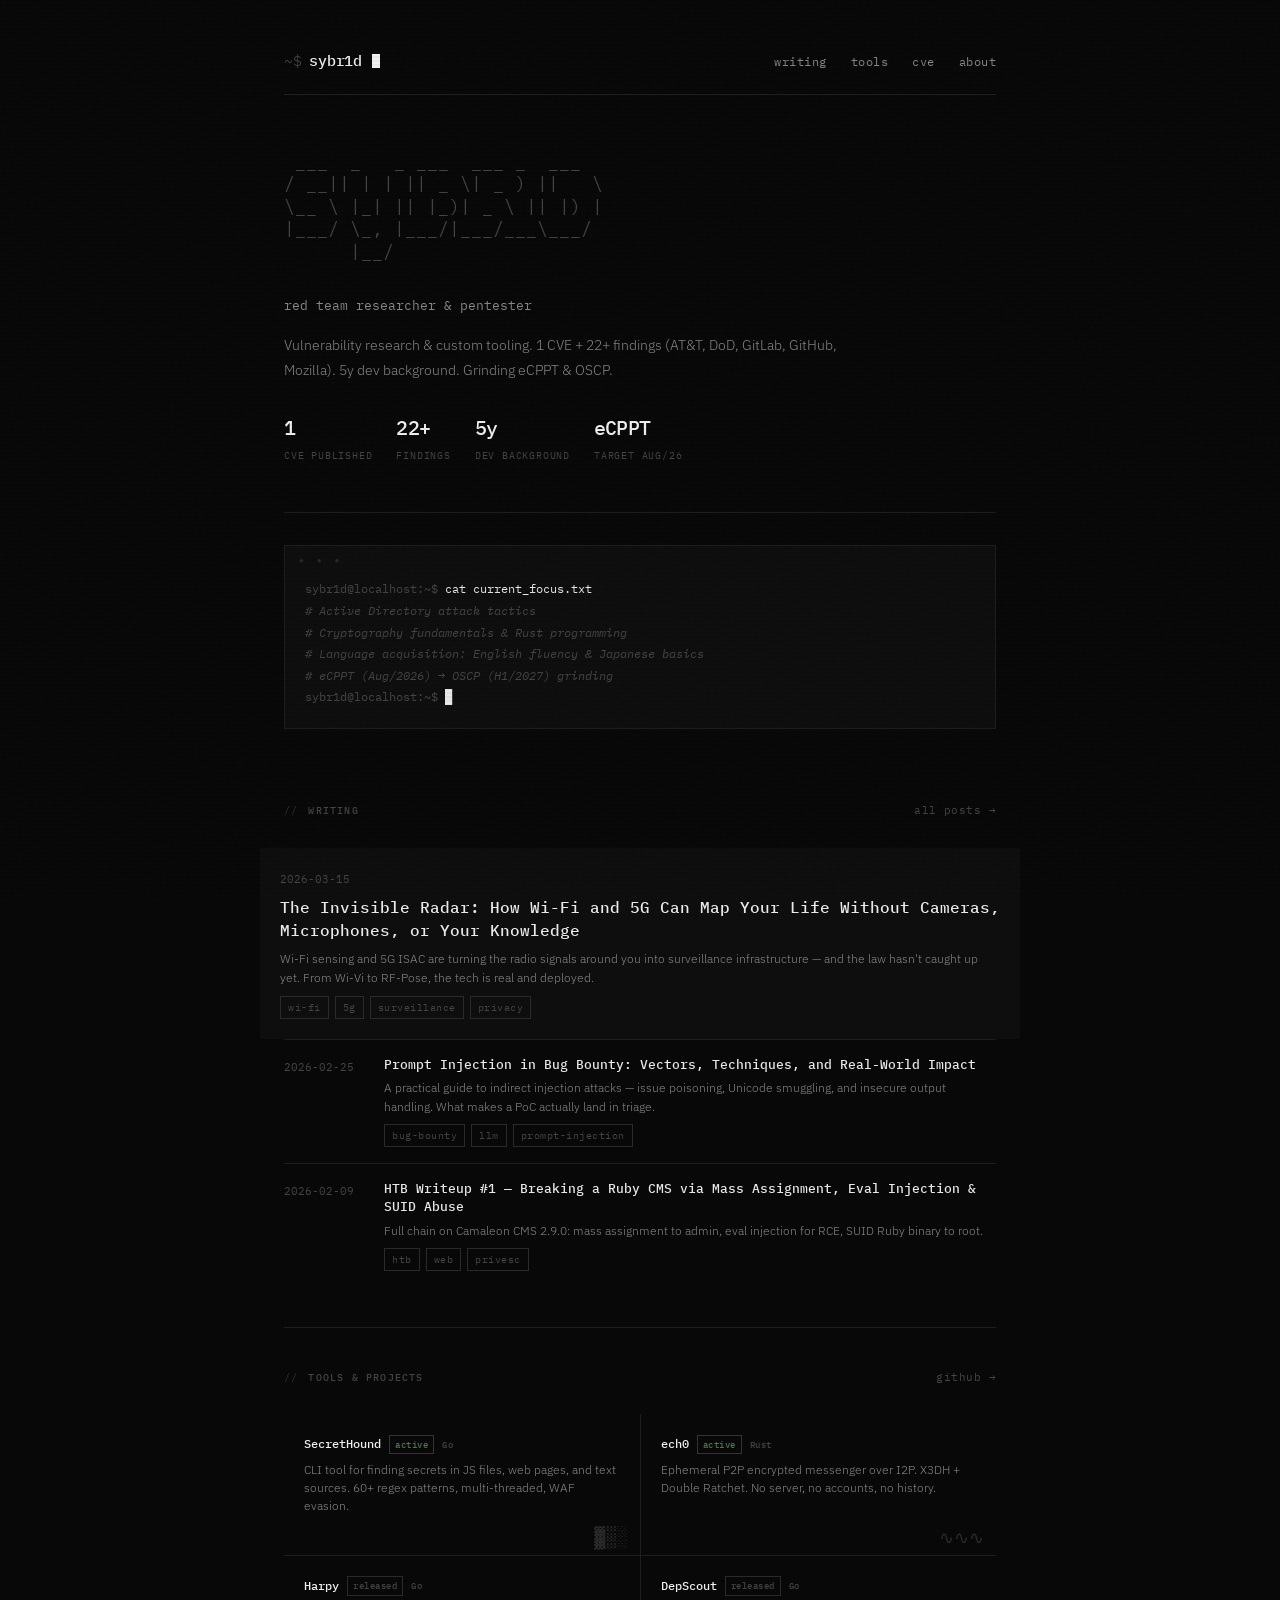
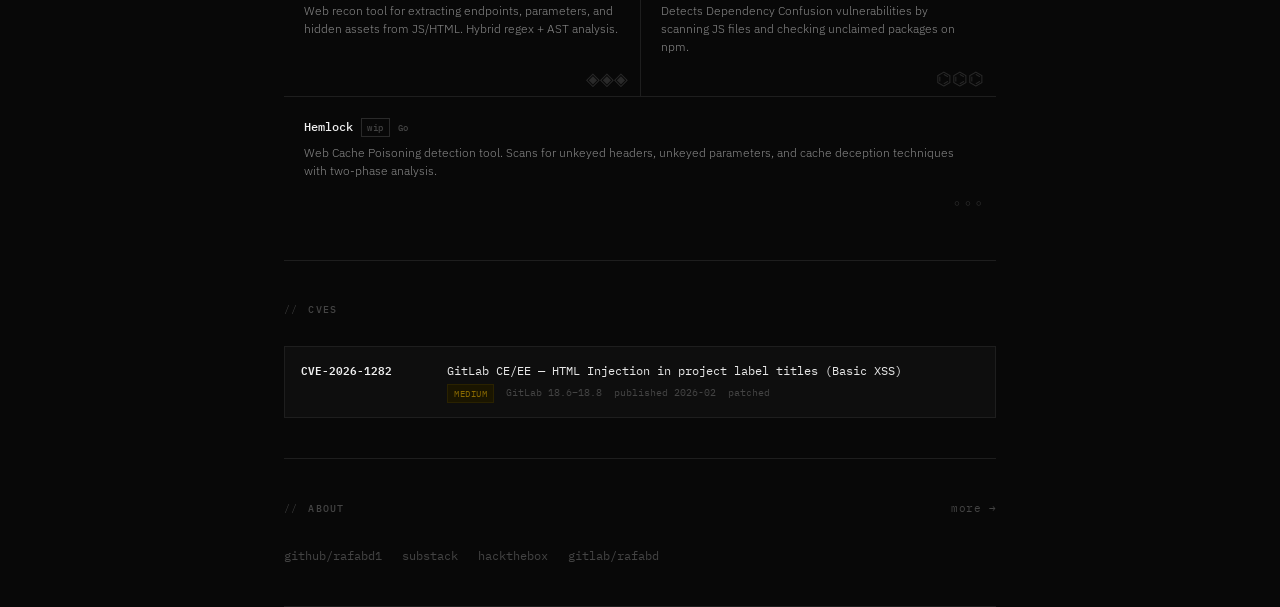
<file: index.html>
<!DOCTYPE html>
<html lang="en">
<head>
<meta charset="UTF-8">
<meta name="viewport" content="width=device-width, initial-scale=1.0">
<title>sybr1d (rafabd1)</title>
<meta name="description" content="Red team researcher & pentester. Vulnerability research, tooling, tradecraft.">
<link rel="preconnect" href="https://fonts.googleapis.com">
<link href="https://fonts.googleapis.com/css2?family=IBM+Plex+Mono:ital,wght@0,300;0,400;0,500;0,600;1,300;1,400&family=IBM+Plex+Sans:wght@300;400&display=swap" rel="stylesheet">
<link rel="stylesheet" href="style.css">
</head>
<body>

<div class="scroll-line" id="scrollLine"></div>

<div class="site-wrapper">

  <header>
    <div class="header-top">
      <a href="index.html" class="logo">
        <span class="logo-prompt">~$</span> sybr1d<span class="logo-cursor"></span>
      </a>
      <nav>
        <a href="writing.html">writing</a>
        <a href="#tools">tools</a>
        <a href="#cve">cve</a>
        <a href="about.html">about</a>
      </nav>
    </div>
  </header>

  <div class="hero" id="home">
    <div class="hero-ascii"> ___  _   _ ___  ___ _  ___
/ __|| | | || _ \| _ ) ||   \
\__ \ |_| || |_)| _ \ || |) |
|___/ \_, |___/|___/___\___/
      |__/                  </div>

    <div class="hero-title">
      red team researcher &amp; pentester
    </div>

    <div class="hero-desc">
      Vulnerability research &amp; custom tooling.
      1 CVE + 22+ findings (AT&amp;T, DoD, GitLab, GitHub, Mozilla).
      5y dev background. Grinding eCPPT &amp; OSCP.
    </div>

    <div class="hero-meta">
      <div class="hero-stat">
        <span class="hero-stat-val">1</span>
        <span class="hero-stat-label">CVE published</span>
      </div>
      <div class="hero-stat">
        <span class="hero-stat-val">22+</span>
        <span class="hero-stat-label">findings</span>
      </div>
      <div class="hero-stat">
        <span class="hero-stat-val">5y</span>
        <span class="hero-stat-label">dev background</span>
      </div>
      <div class="hero-stat">
        <span class="hero-stat-val">eCPPT</span>
        <span class="hero-stat-label">target aug/26</span>
      </div>
    </div>
  </div>

  <div class="terminal">
    <div class="terminal-body">
      <div><span class="prompt">sybr1d@localhost:~$</span> <span class="cmd">cat current_focus.txt</span></div>
      <div class="output comment"># Active Directory attack tactics</div>
      <div class="output comment"># Cryptography fundamentals &amp; Rust programming</div>
      <div class="output comment"># Language acquisition: English fluency &amp; Japanese basics</div>
      <div class="output comment"># eCPPT (Aug/2026) → OSCP (H1/2027) grinding</div>
      <div><span class="prompt">sybr1d@localhost:~$</span> <span class="cmd">█</span></div>
    </div>
  </div>

  <section id="writing">
    <div class="section-header">
      <span class="section-title">writing</span>
      <a href="writing.html" class="section-link">all posts →</a>
    </div>

  <div class="post-list">

      <a href="https://rafabd1.substack.com/p/the-invisible-radar-how-wi-fi-and" target="_blank" rel="noopener" class="post-item featured">
        <div class="post-date">2026-03-15</div>
        <div class="post-title">The Invisible Radar: How Wi-Fi and 5G Can Map Your Life Without Cameras, Microphones, or Your Knowledge</div>
        <div class="post-excerpt">Wi-Fi sensing and 5G ISAC are turning the radio signals around you into surveillance infrastructure — and the law hasn't caught up yet. From Wi-Vi to RF-Pose, the tech is real and deployed.</div>
        <div class="post-tags">
          <span class="tag">wi-fi</span>
          <span class="tag">5g</span>
          <span class="tag">surveillance</span>
          <span class="tag">privacy</span>
        </div>
      </a>

      <a href="https://rafabd1.substack.com/p/prompt-injection-in-bug-bounty" target="_blank" rel="noopener" class="post-item">
        <div class="post-date">2026-02-25</div>
        <div class="post-content">
          <div class="post-title">Prompt Injection in Bug Bounty: Vectors, Techniques, and Real-World Impact</div>
          <div class="post-excerpt">A practical guide to indirect injection attacks — issue poisoning, Unicode smuggling, and insecure output handling. What makes a PoC actually land in triage.</div>
          <div class="post-tags">
            <span class="tag">bug-bounty</span>
            <span class="tag">llm</span>
            <span class="tag">prompt-injection</span>
          </div>
        </div>
      </a>

      <a href="https://rafabd1.substack.com/p/htb-writeup-1-breaking-a-ruby-cms" target="_blank" rel="noopener" class="post-item">
        <div class="post-date">2026-02-09</div>
        <div class="post-content">
          <div class="post-title">HTB Writeup #1 — Breaking a Ruby CMS via Mass Assignment, Eval Injection &amp; SUID Abuse</div>
          <div class="post-excerpt">Full chain on Camaleon CMS 2.9.0: mass assignment to admin, eval injection for RCE, SUID Ruby binary to root.</div>
          <div class="post-tags">
            <span class="tag">htb</span>
            <span class="tag">web</span>
            <span class="tag">privesc</span>
          </div>
        </div>
      </a>

    </div>
  </section>

  <section id="tools">
    <div class="section-header">
      <span class="section-title">tools &amp; projects</span>
      <a href="https://github.com/rafabd1" target="_blank" rel="noopener" class="section-link">github →</a>
    </div>

    <div class="project-grid">
      <a href="https://github.com/rafabd1/SecretHound" target="_blank" rel="noopener" class="project-card" data-ascii="▓▒░">
        <div class="project-name">
          SecretHound
          <span class="project-status active">active</span>
          <span class="project-lang">Go</span>
        </div>
        <div class="project-desc">CLI tool for finding secrets in JS files, web pages, and text sources. 60+ regex patterns, multi-threaded, WAF evasion.</div>
      </a>
      <a href="https://github.com/rafabd1/ech0" target="_blank" rel="noopener" class="project-card" data-ascii="∿∿∿">
        <div class="project-name">
          ech0
          <span class="project-status active">active</span>
          <span class="project-lang">Rust</span>
        </div>
        <div class="project-desc">Ephemeral P2P encrypted messenger over I2P. X3DH + Double Ratchet. No server, no accounts, no history.</div>
      </a>
      <a href="https://github.com/rafabd1/Harpy" target="_blank" rel="noopener" class="project-card" data-ascii="◈◈◈">
        <div class="project-name">
          Harpy
          <span class="project-status">released</span>
          <span class="project-lang">Go</span>
        </div>
        <div class="project-desc">Web recon tool for extracting endpoints, parameters, and hidden assets from JS/HTML. Hybrid regex + AST analysis.</div>
      </a>
      <a href="https://github.com/rafabd1/DepScout" target="_blank" rel="noopener" class="project-card" data-ascii="⌬⌬⌬">
        <div class="project-name">
          DepScout
          <span class="project-status">released</span>
          <span class="project-lang">Go</span>
        </div>
        <div class="project-desc">Detects Dependency Confusion vulnerabilities by scanning JS files and checking unclaimed packages on npm.</div>
      </a>
      <a href="https://github.com/rafabd1/Hemlock" target="_blank" rel="noopener" class="project-card wide" data-ascii="◦◦◦">
        <div class="project-name">
          Hemlock
          <span class="project-status">wip</span>
          <span class="project-lang">Go</span>
        </div>
        <div class="project-desc">Web Cache Poisoning detection tool. Scans for unkeyed headers, unkeyed parameters, and cache deception techniques with two-phase analysis.</div>
      </a>
    </div>
  </section>

  <section id="cve">
    <div class="section-header">
      <span class="section-title">CVEs</span>
    </div>

    <div class="cve-list">
      <a href="https://nvd.nist.gov/vuln/detail/CVE-2026-1282" target="_blank" rel="noopener" class="cve-item">
        <div class="cve-id">CVE-2026-1282</div>
        <div class="cve-details">
          <div class="cve-title">GitLab CE/EE — HTML Injection in project label titles (Basic XSS)</div>
          <div class="cve-meta">
            <span class="severity medium">MEDIUM</span>
            <span>GitLab 18.6–18.8</span>
            <span>published 2026-02</span>
            <span>patched</span>
          </div>
        </div>
      </a>
    </div>
  </section>

  <section id="about">
    <div class="section-header">
      <span class="section-title">about</span>
      <a href="about.html" class="section-link">more →</a>
    </div>

    <div class="about-links">
      <a href="https://github.com/rafabd1" target="_blank" rel="noopener">github/rafabd1</a>
      <a href="https://rafabd1.substack.com/" target="_blank" rel="noopener">substack</a>
      <a href="https://app.hackthebox.com/users/2216017" target="_blank" rel="noopener">hackthebox</a>
      <a href="https://gitlab.com/rafabd" target="_blank" rel="noopener">gitlab/rafabd</a>
    </div>
  </section>

</div>

<script>
  window.addEventListener('scroll', () => {
    const scrollTop = window.scrollY;
    const docHeight = document.body.scrollHeight - window.innerHeight;
    const pct = docHeight > 0 ? (scrollTop / docHeight) * 100 : 0;
    document.getElementById('scrollLine').style.width = pct + '%';
  });

  const ascii = document.querySelector('.hero-ascii');
  if (ascii) {
    const lines = ascii.textContent.split('\n');
    ascii.textContent = '';
    let i = 0;
    const interval = setInterval(() => {
      if (i < lines.length) {
        ascii.textContent += lines[i] + '\n';
        i++;
      } else {
        clearInterval(interval);
      }
    }, 60);
  }

  document.querySelectorAll('.post-item').forEach(item => {
    item.addEventListener('mouseenter', () => {
      item.style.paddingLeft = '8px';
      item.style.transition = 'padding 0.2s';
    });
    item.addEventListener('mouseleave', () => {
      item.style.paddingLeft = '';
    });
  });
</script>

</body>
</html>
</file>
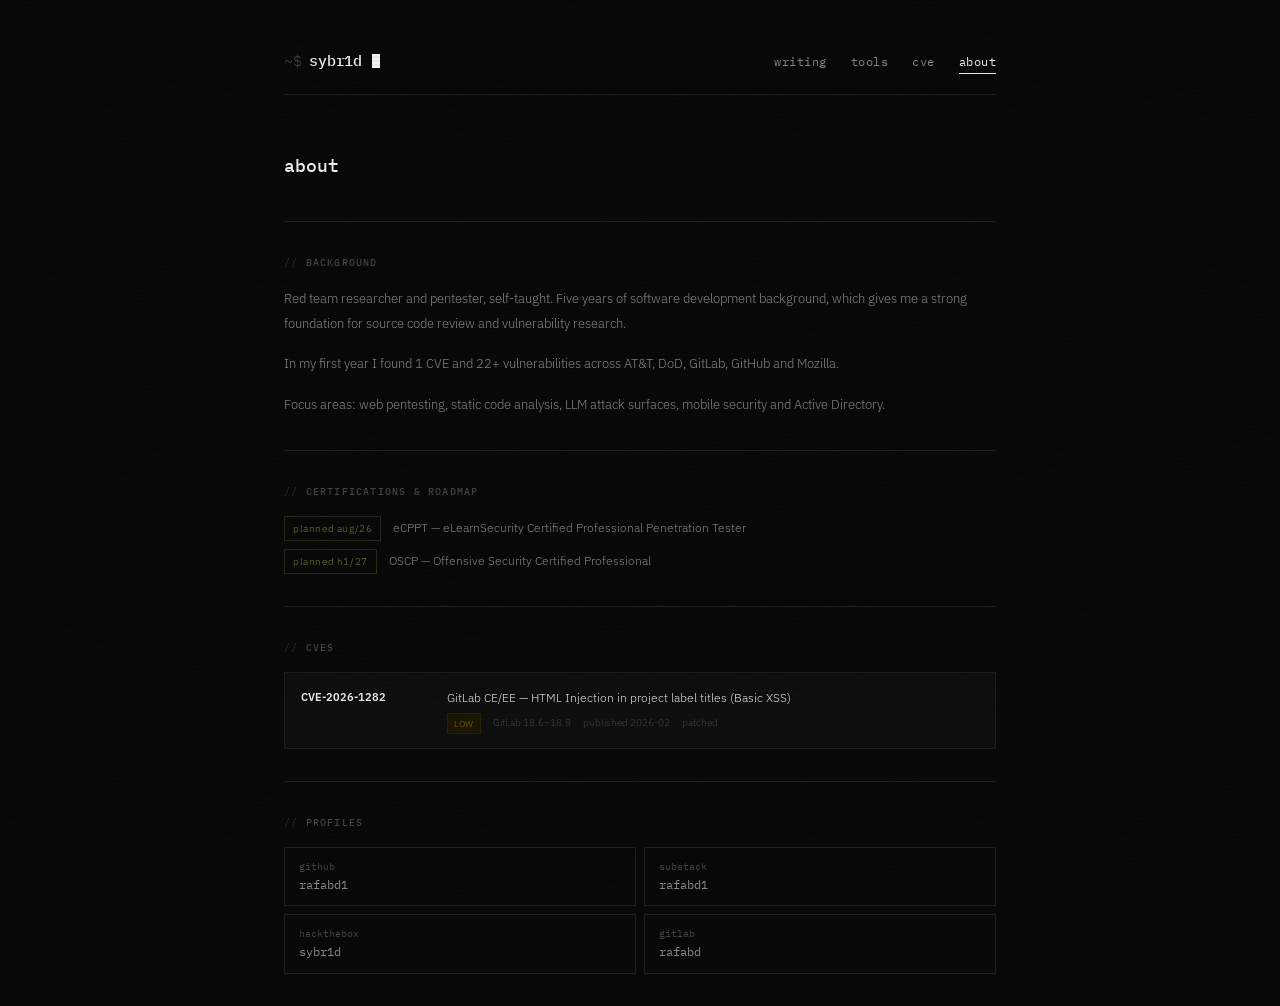
<file: about.html>
<!DOCTYPE html>
<html lang="en">
<head>
<meta charset="UTF-8">
<meta name="viewport" content="width=device-width, initial-scale=1.0">
<title>about — sybr1d</title>
<meta name="description" content="About sybr1d — red team researcher, bug hunter, vulnerability research.">
<link rel="preconnect" href="https://fonts.googleapis.com">
<link href="https://fonts.googleapis.com/css2?family=IBM+Plex+Mono:ital,wght@0,300;0,400;0,500;0,600;1,300;1,400&family=IBM+Plex+Sans:wght@300;400&display=swap" rel="stylesheet">
<link rel="stylesheet" href="style.css">
</head>
<body>

<div class="scroll-line" id="scrollLine"></div>

<div class="site-wrapper">

  <header>
    <div class="header-top">
      <a href="index.html" class="logo">
        <span class="logo-prompt">~$</span> sybr1d<span class="logo-cursor"></span>
      </a>
      <nav>
        <a href="writing.html">writing</a>
        <a href="index.html#tools">tools</a>
        <a href="index.html#cve">cve</a>
        <a href="about.html" class="active">about</a>
      </nav>
    </div>
  </header>

  <div class="page-hero">
    <div class="page-hero-title">about</div>
  </div>

  <div class="about-block">
    <div class="about-block-title">background</div>
    <div class="about-block-content">
      <p>
        Red team researcher and pentester, self-taught. Five years of software development background, which gives me a strong foundation for source code review and vulnerability research.
      </p>
      <p>
        In my first year I found 1 CVE and 22+ vulnerabilities across AT&amp;T, DoD, GitLab, GitHub and Mozilla.
      </p>
      <p>
        Focus areas: web pentesting, static code analysis, LLM attack surfaces, mobile security and Active Directory.
      </p>
    </div>
  </div>

  <div class="about-block">
    <div class="about-block-title">certifications &amp; roadmap</div>
    <div class="about-block-content">
      <div class="cert-list">
        <div class="cert-item">
          <span class="cert-badge planned">planned aug/26</span>
          <span class="cert-name">eCPPT — eLearnSecurity Certified Professional Penetration Tester</span>
        </div>
        <div class="cert-item">
          <span class="cert-badge planned">planned h1/27</span>
          <span class="cert-name">OSCP — Offensive Security Certified Professional</span>
        </div>
      </div>
    </div>
  </div>

  <div class="about-block">
    <div class="about-block-title">CVEs</div>
    <div class="about-block-content">
      <a href="https://nvd.nist.gov/vuln/detail/CVE-2026-1282" target="_blank" rel="noopener" class="cve-item" style="margin-top: 0;">
        <div class="cve-id">CVE-2026-1282</div>
        <div class="cve-details">
          <div class="cve-title">GitLab CE/EE — HTML Injection in project label titles (Basic XSS)</div>
          <div class="cve-meta">
            <span class="severity medium">LOW</span>
            <span>GitLab 18.6–18.8</span>
            <span>published 2026-02</span>
            <span>patched</span>
          </div>
        </div>
      </a>
    </div>
  </div>

  <div class="about-block" style="border-bottom: none;">
    <div class="about-block-title">profiles</div>
    <div class="profile-grid">
      <a href="https://github.com/rafabd1" target="_blank" rel="noopener" class="profile-link">
        <div>
          <div class="profile-label">github</div>
          <div>rafabd1</div>
        </div>
      </a>
      <a href="https://rafabd1.substack.com/" target="_blank" rel="noopener" class="profile-link">
        <div>
          <div class="profile-label">substack</div>
          <div>rafabd1</div>
        </div>
      </a>
      <a href="https://app.hackthebox.com/users/2216017" target="_blank" rel="noopener" class="profile-link">
        <div>
          <div class="profile-label">hackthebox</div>
          <div>sybr1d</div>
        </div>
      </a>
      <a href="https://gitlab.com/rafabd" target="_blank" rel="noopener" class="profile-link">
        <div>
          <div class="profile-label">gitlab</div>
          <div>rafabd</div>
        </div>
      </a>
    </div>
  </div>

</div>

<script>
  window.addEventListener('scroll', () => {
    const scrollTop = window.scrollY;
    const docHeight = document.body.scrollHeight - window.innerHeight;
    const pct = docHeight > 0 ? (scrollTop / docHeight) * 100 : 0;
    document.getElementById('scrollLine').style.width = pct + '%';
  });
</script>

</body>
</html>
</file>
<file: style.css>
:root {
  --bg: #080808;
  --bg2: #0e0e0e;
  --bg3: #141414;
  --border: #1e1e1e;
  --border2: #2a2a2a;
  --text: #e8e8e8;
  --text2: #888;
  --text3: #444;
  --accent: #f0f0f0;
  --dim: #555;
  --tag-bg: #141414;
}

*, *::before, *::after { box-sizing: border-box; margin: 0; padding: 0; }
html { scroll-behavior: smooth; }

body {
  background: var(--bg);
  color: var(--text);
  font-family: 'IBM Plex Mono', monospace;
  font-size: 13px;
  line-height: 1.7;
  min-height: 100vh;
  overflow-x: hidden;
}

body::before {
  content: '';
  position: fixed;
  inset: 0;
  background-image: url("data:image/svg+xml,%3Csvg viewBox='0 0 256 256' xmlns='http://www.w3.org/2000/svg'%3E%3Cfilter id='noise'%3E%3CfeTurbulence type='fractalNoise' baseFrequency='0.9' numOctaves='4' stitchTiles='stitch'/%3E%3C/filter%3E%3Crect width='100%25' height='100%25' filter='url(%23noise)' opacity='0.035'/%3E%3C/svg%3E");
  pointer-events: none;
  z-index: 9999;
  opacity: 0.4;
}

body::after {
  content: '';
  position: fixed;
  inset: 0;
  background: repeating-linear-gradient(0deg, transparent, transparent 2px, rgba(0,0,0,0.03) 2px, rgba(0,0,0,0.03) 4px);
  pointer-events: none;
  z-index: 9998;
}

.site-wrapper {
  max-width: 760px;
  margin: 0 auto;
  padding: 0 24px;
}

/* HEADER */
header { padding: 48px 0 0; position: relative; }

.header-top {
  display: flex;
  align-items: baseline;
  justify-content: space-between;
  border-bottom: 1px solid var(--border);
  padding-bottom: 20px;
  margin-bottom: 0;
}

.logo {
  font-size: 15px;
  font-weight: 500;
  letter-spacing: -0.02em;
  color: var(--accent);
  text-decoration: none;
  display: flex;
  align-items: center;
  gap: 8px;
}

.logo-prompt { color: var(--text3); font-weight: 300; }

.logo-cursor {
  display: inline-block;
  width: 8px;
  height: 14px;
  background: var(--accent);
  animation: blink 1.1s step-end infinite;
  margin-left: 2px;
  vertical-align: middle;
}

@keyframes blink {
  0%, 100% { opacity: 1; }
  50% { opacity: 0; }
}

nav { display: flex; gap: 24px; align-items: center; }

nav a {
  color: var(--text2);
  text-decoration: none;
  font-size: 12px;
  font-weight: 400;
  letter-spacing: 0.04em;
  transition: color 0.15s;
  position: relative;
}

nav a:hover { color: var(--accent); }

nav a::after {
  content: '';
  position: absolute;
  bottom: -2px;
  left: 0;
  width: 0;
  height: 1px;
  background: var(--accent);
  transition: width 0.2s;
}

nav a:hover::after { width: 100%; }
nav a.active { color: var(--accent); }
nav a.active::after { width: 100%; }

/* HERO */
.hero {
  padding: 56px 0 48px;
  border-bottom: 1px solid var(--border);
}

.hero-ascii {
  font-size: 18px;
  line-height: 1.25;
  color: var(--text3);
  margin-bottom: 32px;
  white-space: pre;
  overflow: hidden;
  animation: fadeIn 1s ease 0.3s both;
  letter-spacing: 0;
}

@keyframes fadeIn {
  from { opacity: 0; transform: translateY(8px); }
  to { opacity: 1; transform: translateY(0); }
}

.hero-title {
  font-size: 13px;
  font-weight: 400;
  color: var(--text2);
  margin-bottom: 16px;
  animation: fadeIn 0.8s ease 0.5s both;
}

.hero-title span { color: var(--accent); font-weight: 500; }

.hero-desc {
  font-family: 'IBM Plex Sans', sans-serif;
  font-size: 14px;
  font-weight: 300;
  color: var(--text2);
  line-height: 1.8;
  max-width: 560px;
  animation: fadeIn 0.8s ease 0.7s both;
}

.hero-meta {
  margin-top: 28px;
  display: flex;
  gap: 24px;
  flex-wrap: wrap;
  animation: fadeIn 0.8s ease 0.9s both;
}

.hero-stat { display: flex; flex-direction: column; gap: 2px; }

.hero-stat-val {
  font-size: 20px;
  font-weight: 500;
  color: var(--accent);
  letter-spacing: -0.04em;
}

.hero-stat-label {
  font-size: 10px;
  color: var(--text3);
  letter-spacing: 0.08em;
  text-transform: uppercase;
}

/* SECTION */
section {
  padding: 40px 0;
  border-bottom: 1px solid var(--border);
  animation: fadeIn 0.8s ease 1s both;
}

.section-header {
  display: flex;
  align-items: center;
  justify-content: space-between;
  margin-bottom: 28px;
}

.section-title {
  font-size: 10px;
  font-weight: 500;
  letter-spacing: 0.12em;
  text-transform: uppercase;
  color: var(--text3);
  display: flex;
  align-items: center;
  gap: 10px;
}

.section-title::before { content: '//'; color: var(--text3); font-weight: 300; }

.section-link {
  font-size: 11px;
  color: var(--text3);
  text-decoration: none;
  letter-spacing: 0.04em;
  transition: color 0.15s;
}

.section-link:hover { color: var(--accent); }

/* POSTS */
.post-list { display: flex; flex-direction: column; gap: 0; }

.post-item {
  display: grid;
  grid-template-columns: 80px 1fr;
  gap: 0 20px;
  padding: 16px 0;
  border-top: 1px solid var(--border);
  text-decoration: none;
  color: inherit;
  transition: background 0.15s;
  position: relative;
}

.post-item:first-child { border-top: none; }

.post-item::before {
  content: '';
  position: absolute;
  left: -24px;
  top: 0;
  bottom: 0;
  width: 2px;
  background: var(--accent);
  transform: scaleY(0);
  transition: transform 0.2s;
  transform-origin: top;
}

.post-item:hover::before { transform: scaleY(1); }

.post-date {
  font-size: 11px;
  color: var(--text3);
  padding-top: 2px;
  white-space: nowrap;
}

.post-title {
  font-size: 13px;
  font-weight: 500;
  color: var(--text);
  margin-bottom: 4px;
  transition: color 0.15s;
  line-height: 1.4;
}

.post-item:hover .post-title { color: var(--accent); }

.post-excerpt {
  font-family: 'IBM Plex Sans', sans-serif;
  font-size: 12px;
  font-weight: 300;
  color: var(--text2);
  line-height: 1.6;
  margin-bottom: 8px;
}

.post-tags { display: flex; gap: 6px; flex-wrap: wrap; }

.tag {
  font-size: 10px;
  padding: 2px 7px;
  border: 1px solid var(--border2);
  color: var(--text3);
  letter-spacing: 0.05em;
  transition: all 0.15s;
}

.post-item:hover .tag { border-color: var(--border2); color: var(--dim); }

/* FEATURED POST */
.post-item.featured {
  background: var(--bg2);
  padding: 20px;
  margin: 0 -24px;
  width: calc(100% + 48px);
  grid-template-columns: 1fr;
  gap: 0;
}

.post-item.featured .post-date { margin-bottom: 8px; }
.post-item.featured .post-title { font-size: 16px; margin-bottom: 8px; }
.post-item.featured::before { left: 0; width: 3px; }

/* TOOLS/PROJECTS */
.project-grid {
  display: grid;
  grid-template-columns: 1fr 1fr;
  gap: 1px;
  background: var(--border);
}

.project-card {
  background: var(--bg);
  padding: 20px 20px 40px 20px;
  text-decoration: none;
  color: inherit;
  transition: background 0.15s;
  position: relative;
  overflow: hidden;
}

.project-card::after {
  content: attr(data-ascii);
  position: absolute;
  bottom: 8px;
  right: 12px;
  font-size: 18px;
  color: var(--border2);
  line-height: 1;
  transition: color 0.2s;
}

.project-card:hover { background: var(--bg2); }
.project-card:hover::after { color: var(--border); }

.project-card.wide { grid-column: span 2; }

.project-name {
  font-size: 12px;
  font-weight: 500;
  color: var(--accent);
  margin-bottom: 6px;
  display: flex;
  align-items: center;
  gap: 8px;
}

.project-lang {
  font-size: 9px;
  color: var(--text3);
  letter-spacing: 0.06em;
}

.project-status {
  font-size: 9px;
  padding: 1px 5px;
  border: 1px solid var(--border2);
  color: var(--text3);
  letter-spacing: 0.06em;
}

.project-status.active { border-color: #2a3a2a; color: #4a7a4a; }

.project-desc {
  font-family: 'IBM Plex Sans', sans-serif;
  font-size: 12px;
  font-weight: 300;
  color: var(--text2);
  line-height: 1.5;
}

/* CVE SECTION */
.cve-list { display: flex; flex-direction: column; gap: 12px; }

.cve-item {
  display: flex;
  align-items: flex-start;
  gap: 16px;
  padding: 14px 16px;
  border: 1px solid var(--border);
  background: var(--bg2);
  transition: border-color 0.15s;
  text-decoration: none;
  color: inherit;
}

.cve-item:hover { border-color: var(--border2); }

.cve-id {
  font-size: 11px;
  font-weight: 600;
  color: var(--accent);
  white-space: nowrap;
  min-width: 130px;
}

.cve-title { font-size: 12px; color: var(--text); margin-bottom: 3px; }

.cve-meta {
  font-size: 10px;
  color: var(--text3);
  display: flex;
  gap: 12px;
}

.severity {
  padding: 1px 6px;
  font-size: 9px;
  letter-spacing: 0.06em;
}

.severity.low { background: #0a1a0a; color: #4a8a4a; border: 1px solid #1a2a1a; }
.severity.medium { background: #1a1500; color: #8a6a00; border: 1px solid #2a2200; }
.severity.high { background: #1a0a00; color: #aa4a00; border: 1px solid #2a1400; }
.severity.critical { background: #1a0000; color: #cc2200; border: 1px solid #2a0000; }

/* TERMINAL BLOCK */
.terminal {
  background: var(--bg2);
  border: 1px solid var(--border);
  padding: 20px;
  margin: 32px 0;
  position: relative;
  overflow: hidden;
}

.terminal::before {
  content: '● ● ●';
  position: absolute;
  top: 8px;
  left: 14px;
  font-size: 8px;
  color: var(--border2);
  letter-spacing: 4px;
}

.terminal-body {
  margin-top: 12px;
  font-size: 12px;
  line-height: 1.8;
  color: var(--text2);
}

.terminal-body .prompt { color: var(--text3); }
.terminal-body .cmd { color: var(--text); }
.terminal-body .output { color: var(--text2); padding-left: 0; }
.terminal-body .comment { color: var(--text3); font-style: italic; }

/* ABOUT SECTION */
.about-text {
  font-family: 'IBM Plex Sans', sans-serif;
  font-size: 13px;
  color: var(--text2);
  line-height: 1.9;
}

.about-links {
  display: flex;
  gap: 20px;
  margin-top: 20px;
  flex-wrap: wrap;
}

.about-links a {
  color: var(--text3);
  text-decoration: none;
  font-size: 12px;
  transition: color 0.15s;
}

.about-links a:hover { color: var(--accent); }

/* PAGE HEADER (sub-pages) */
.page-hero {
  padding: 56px 0 32px;
  border-bottom: 1px solid var(--border);
}

.page-hero-title {
  font-size: 18px;
  font-weight: 500;
  color: var(--accent);
  margin-bottom: 8px;
}

.page-hero-desc {
  font-family: 'IBM Plex Sans', sans-serif;
  font-size: 14px;
  font-weight: 300;
  color: var(--text2);
  line-height: 1.8;
}

/* ARTICLE CARD (writing page) */
.article-card {
  padding: 28px 0;
  border-bottom: 1px solid var(--border);
}

.article-card:first-child { padding-top: 0; }

.article-card-date {
  font-size: 11px;
  color: var(--text3);
  margin-bottom: 8px;
}

.article-card-title {
  font-size: 16px;
  font-weight: 500;
  color: var(--accent);
  margin-bottom: 8px;
  line-height: 1.4;
}

.article-card-title a {
  color: inherit;
  text-decoration: none;
  transition: color 0.15s;
}

.article-card-title a:hover { color: var(--text); }

.article-card-excerpt {
  font-family: 'IBM Plex Sans', sans-serif;
  font-size: 13px;
  font-weight: 300;
  color: var(--text2);
  line-height: 1.7;
  margin-bottom: 12px;
  max-width: 620px;
}

.article-card-footer {
  display: flex;
  align-items: center;
  gap: 16px;
}

.article-card-link {
  font-size: 11px;
  color: var(--text3);
  text-decoration: none;
  letter-spacing: 0.04em;
  transition: color 0.15s;
}

.article-card-link:hover { color: var(--accent); }

/* ABOUT PAGE DETAIL */
.about-block {
  padding: 32px 0;
  border-bottom: 1px solid var(--border);
}

.about-block-title {
  font-size: 10px;
  font-weight: 500;
  letter-spacing: 0.12em;
  text-transform: uppercase;
  color: var(--text3);
  margin-bottom: 16px;
}

.about-block-title::before { content: '// '; font-weight: 300; }

.about-block-content {
  font-family: 'IBM Plex Sans', sans-serif;
  font-size: 13px;
  font-weight: 300;
  color: var(--text2);
  line-height: 1.9;
}

.about-block-content p { margin-bottom: 16px; }
.about-block-content p:last-child { margin-bottom: 0; }

.cert-list {
  display: flex;
  flex-direction: column;
  gap: 8px;
  margin-top: 12px;
}

.cert-item {
  display: flex;
  align-items: center;
  gap: 12px;
  font-size: 12px;
}

.cert-badge {
  font-size: 10px;
  padding: 2px 8px;
  border: 1px solid var(--border2);
  color: var(--text3);
  letter-spacing: 0.06em;
  white-space: nowrap;
}

.cert-badge.planned { border-color: #2a2a1a; color: #7a7a3a; }

.cert-name { color: var(--text2); }

.profile-grid {
  display: grid;
  grid-template-columns: 1fr 1fr;
  gap: 8px;
  margin-top: 12px;
}

.profile-link {
  display: flex;
  align-items: center;
  gap: 8px;
  padding: 10px 14px;
  border: 1px solid var(--border);
  text-decoration: none;
  color: var(--text2);
  font-size: 12px;
  transition: all 0.15s;
}

.profile-link:hover { border-color: var(--border2); color: var(--accent); }

.profile-label { color: var(--text3); font-size: 10px; }

/* FOOTER */
footer {
  padding: 32px 0 48px;
  display: flex;
  justify-content: space-between;
  align-items: center;
  flex-wrap: wrap;
  gap: 12px;
}

.footer-left { font-size: 11px; color: var(--text3); }

.footer-links { display: flex; gap: 16px; }

.footer-links a {
  font-size: 11px;
  color: var(--text3);
  text-decoration: none;
  transition: color 0.15s;
}

.footer-links a:hover { color: var(--accent); }

hr { border: none; border-top: 1px solid var(--border); margin: 0; }

/* SCROLL INDICATOR */
.scroll-line {
  position: fixed;
  top: 0;
  left: 0;
  height: 1px;
  background: var(--accent);
  width: 0%;
  z-index: 10000;
  transition: width 0.1s linear;
}

/* RESPONSIVE */
@media (max-width: 600px) {
  .header-top { flex-direction: column; gap: 16px; }
  .project-grid { grid-template-columns: 1fr; }
  .project-card.wide { grid-column: span 1; }
  .post-item { grid-template-columns: 1fr; gap: 4px; }
  .hero-ascii { display: none; }
  .cve-item { flex-direction: column; gap: 8px; }
  .cve-id { min-width: unset; }
  .profile-grid { grid-template-columns: 1fr; }
}
</file>
